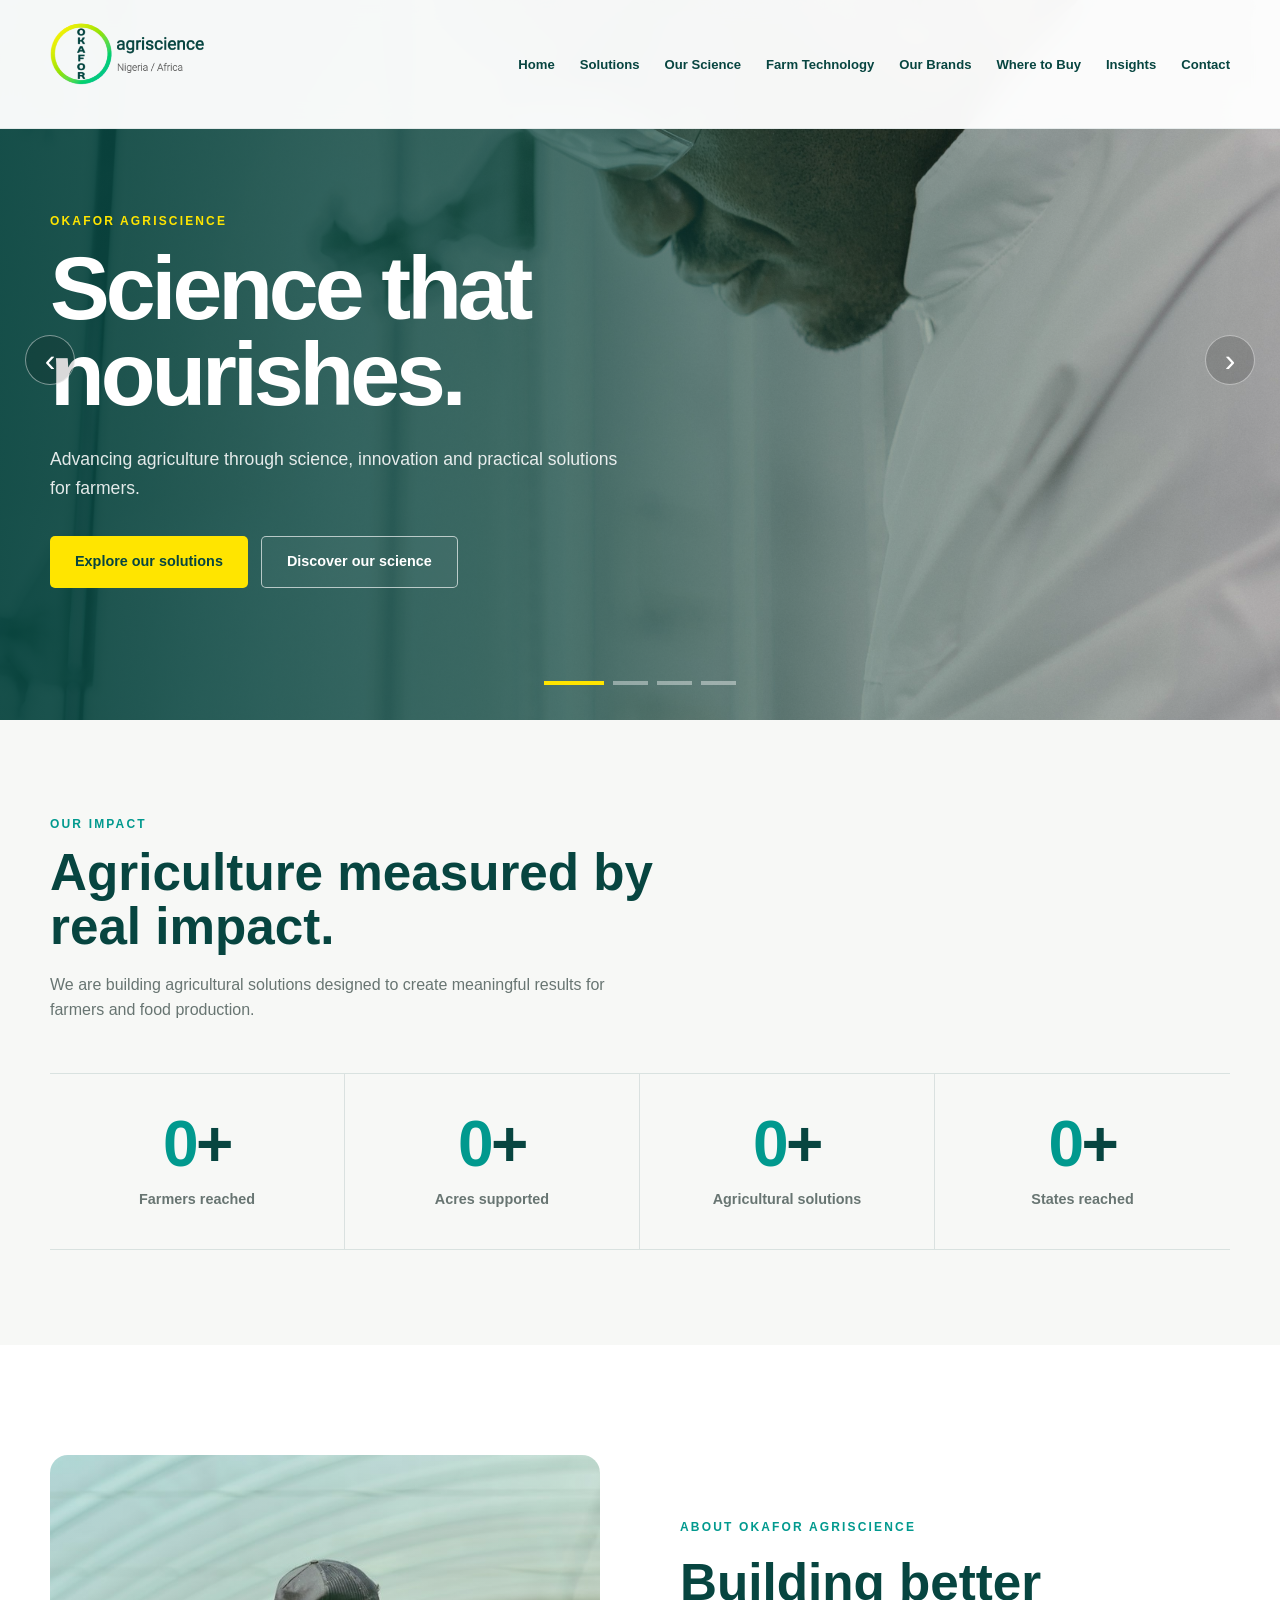
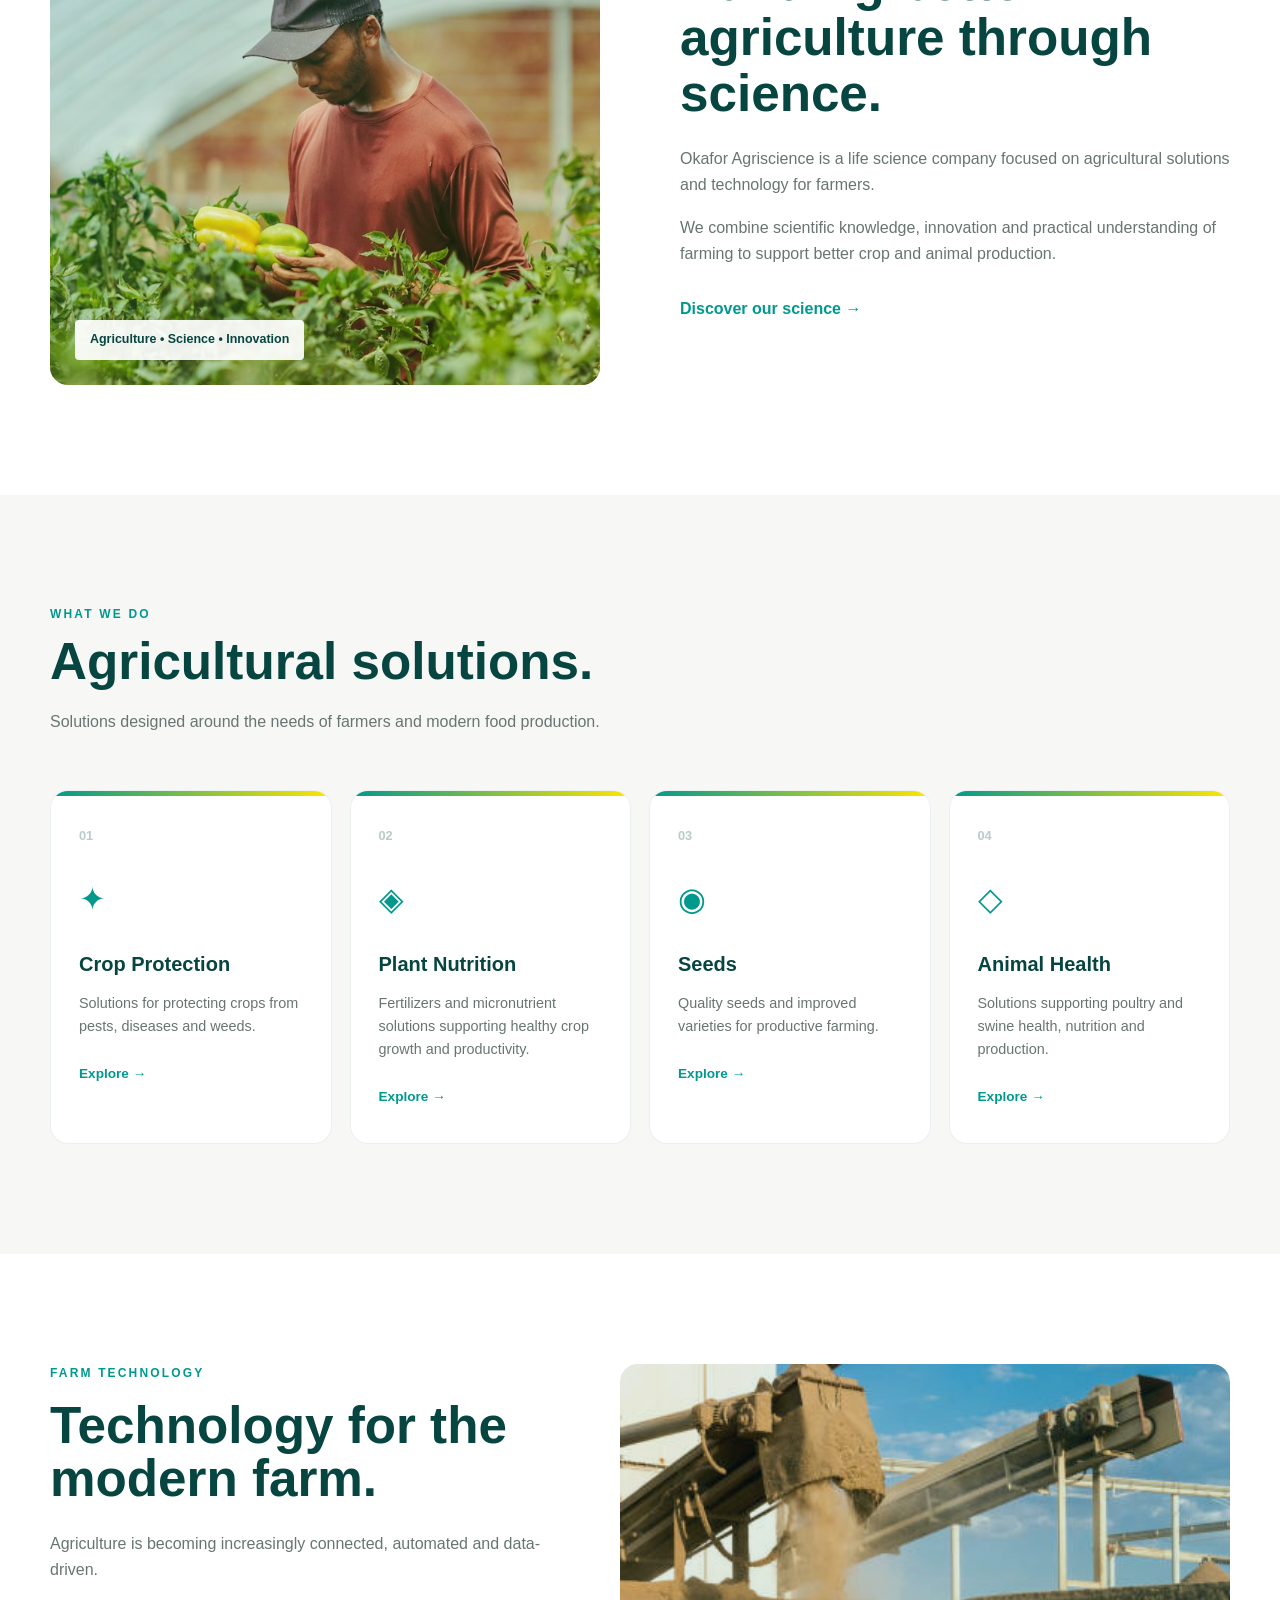
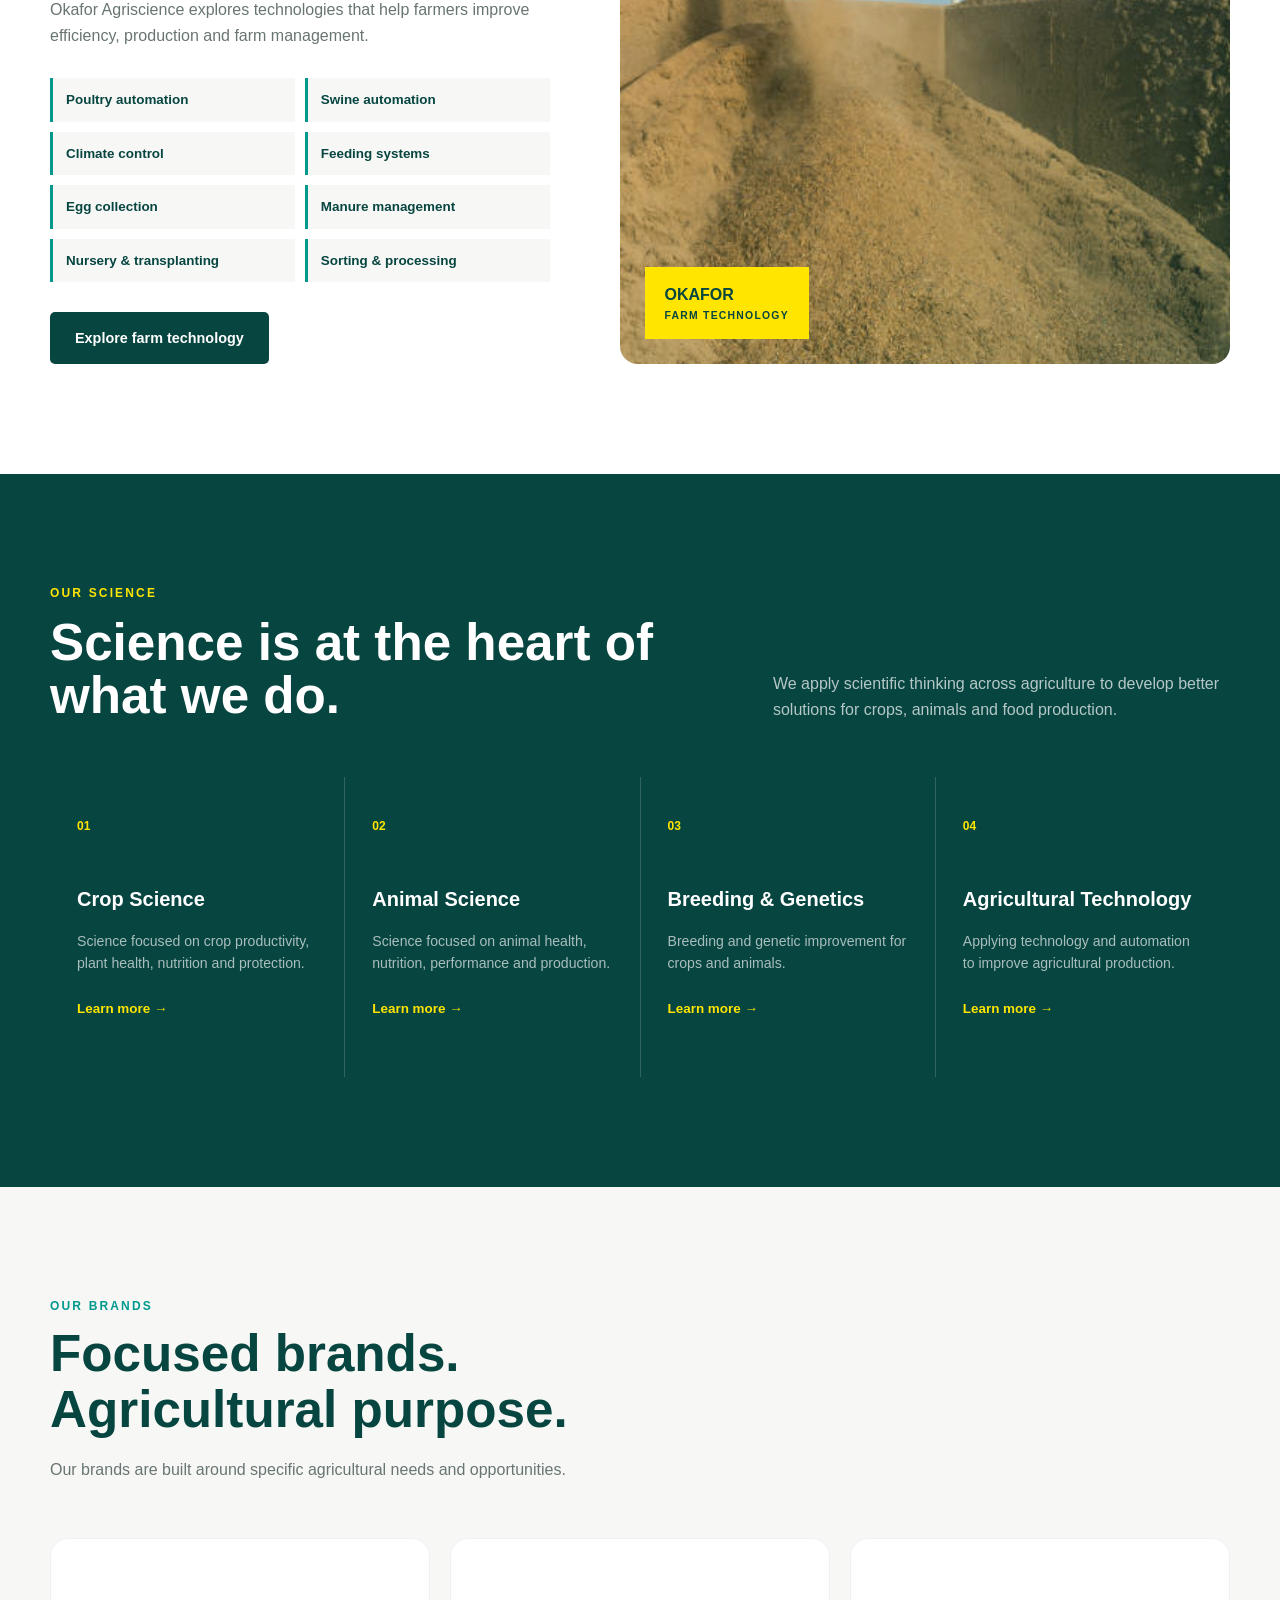
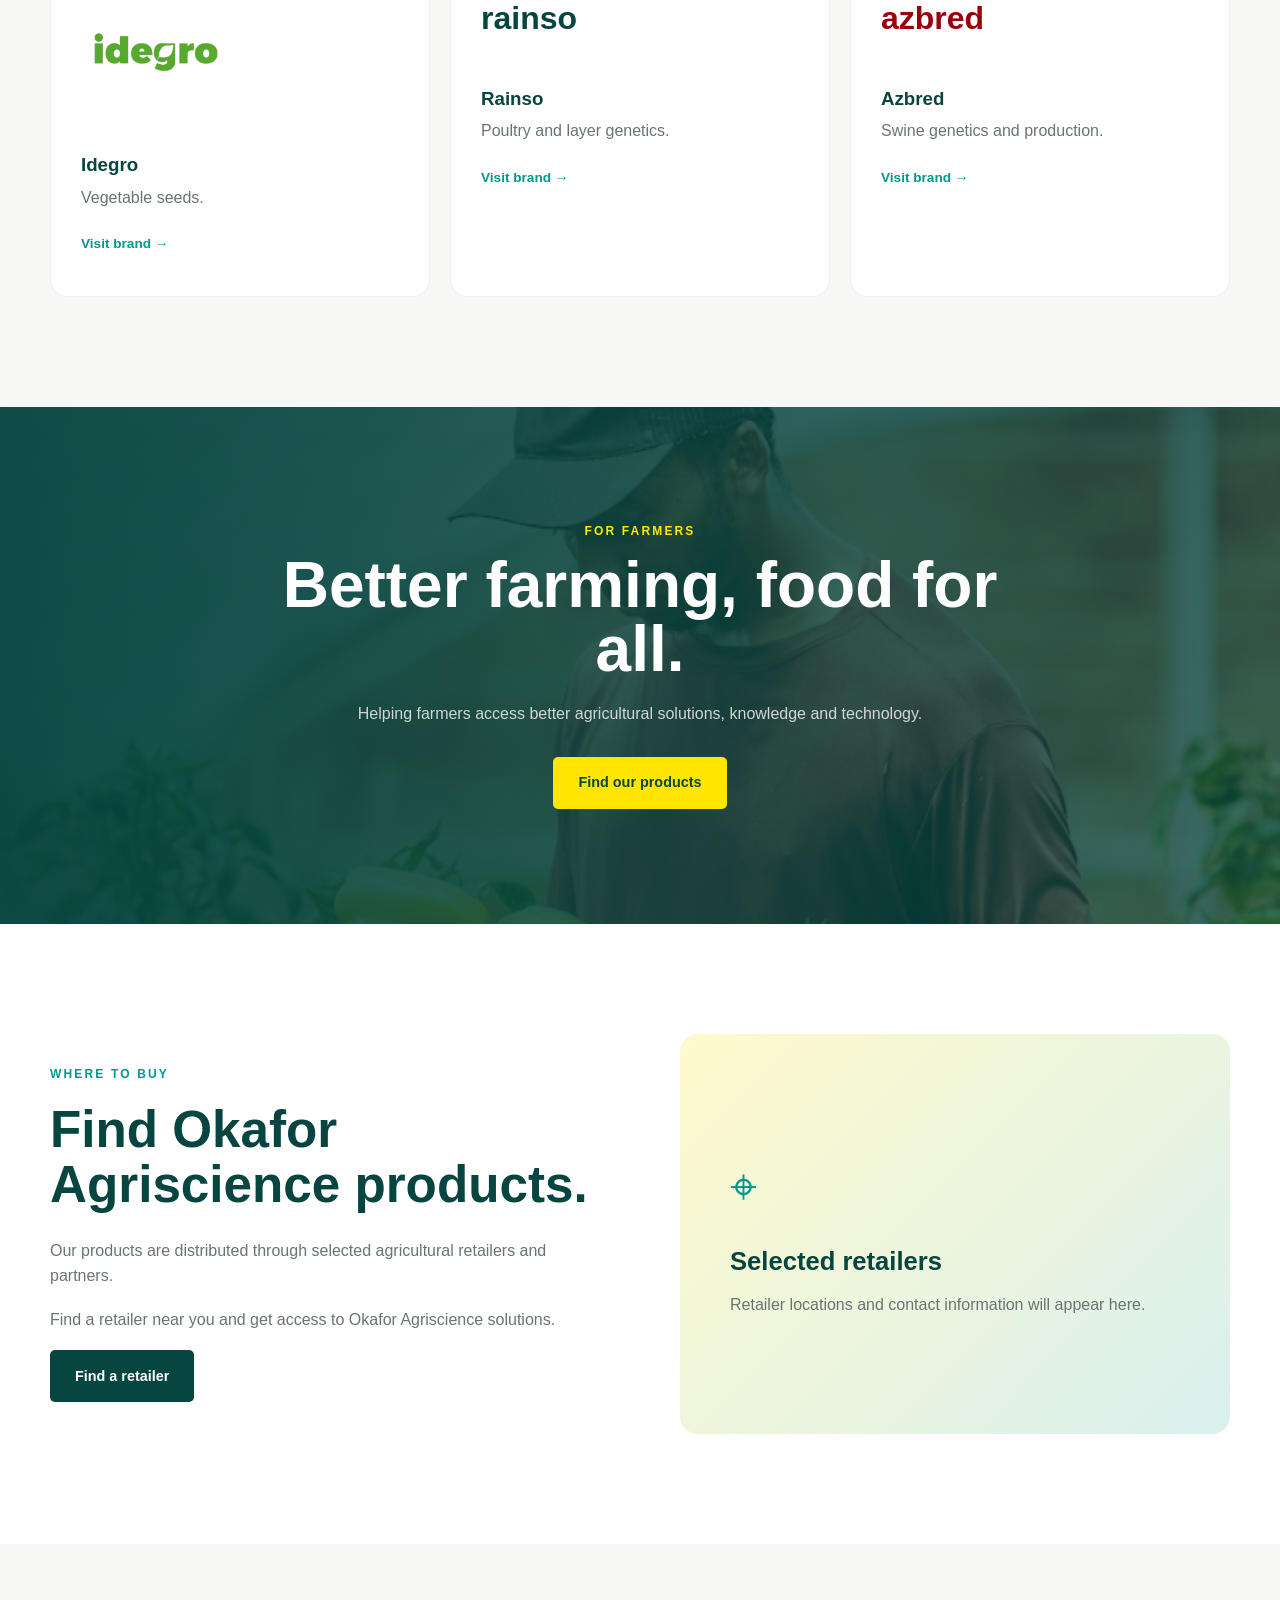
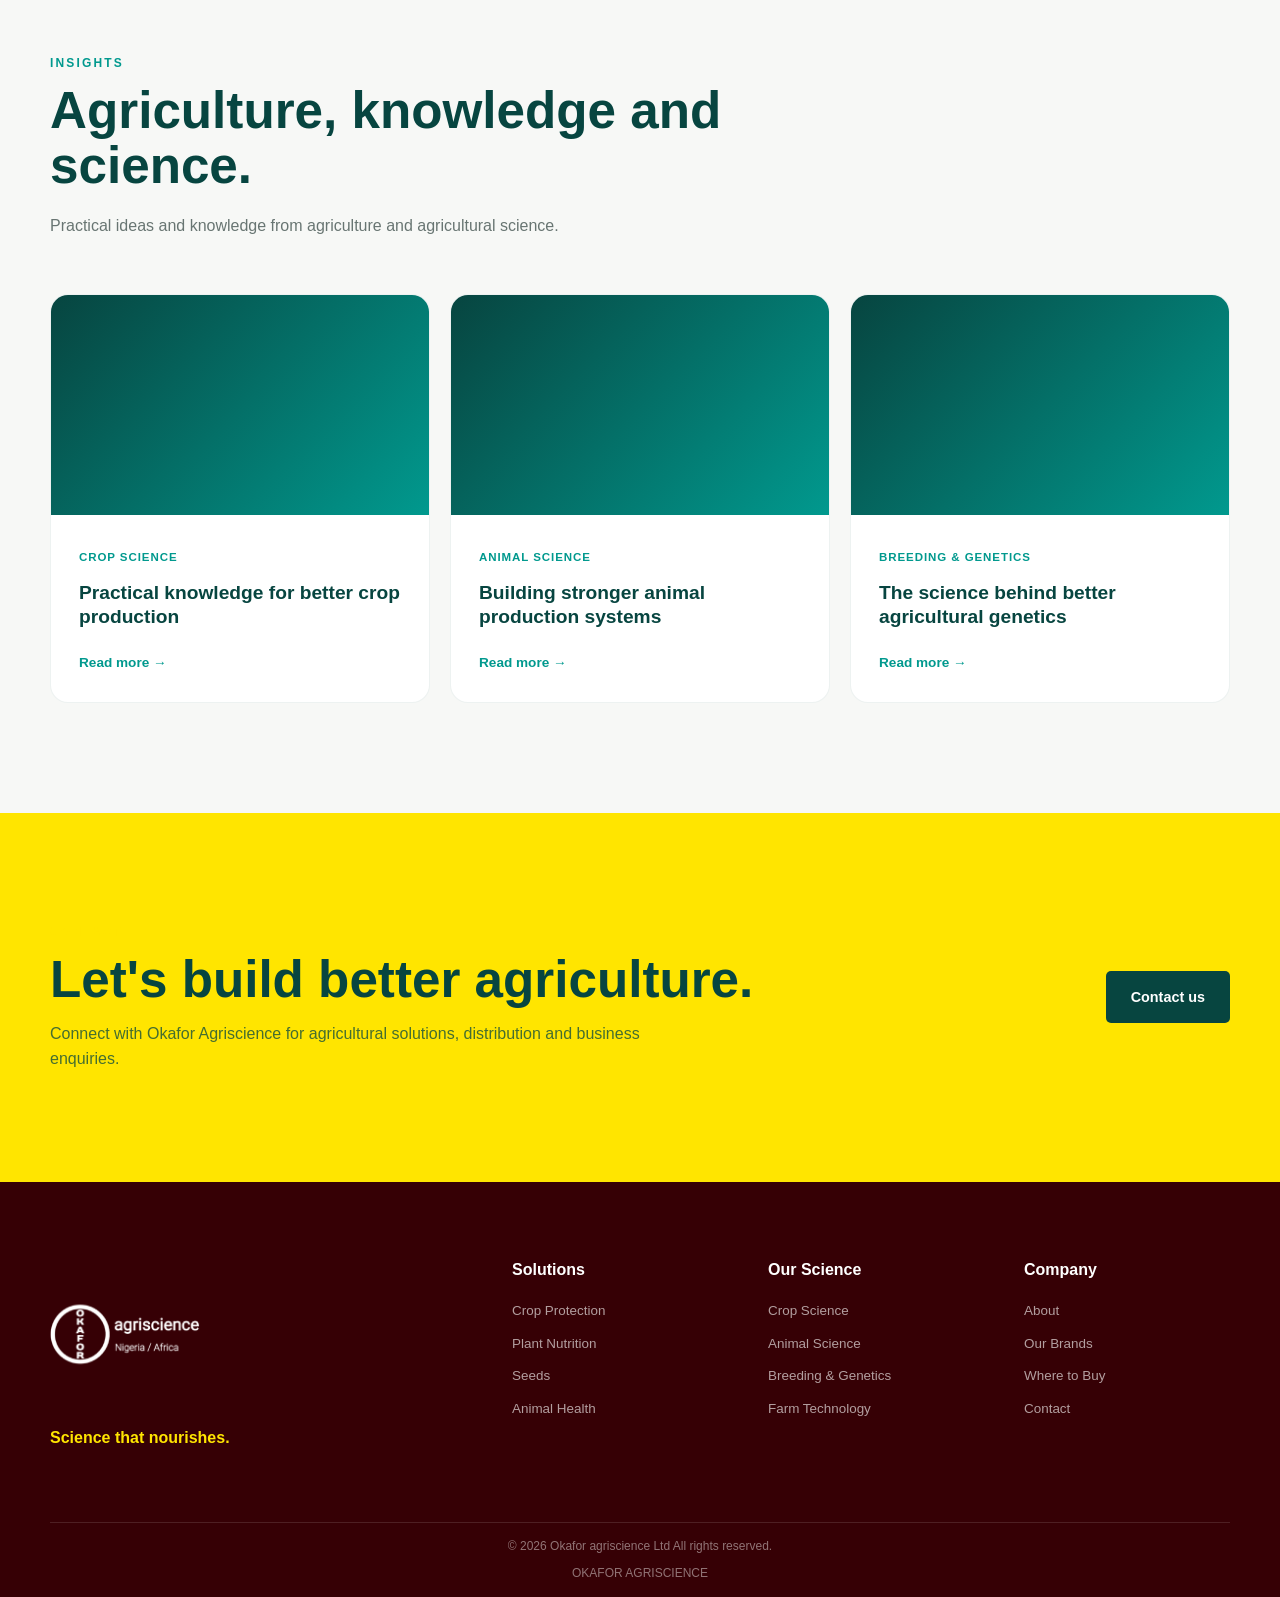
<file: index.html>
<!DOCTYPE html>
<html lang="en">
<head>
    <meta charset="UTF-8">
    <meta name="viewport" content="width=device-width, initial-scale=1.0">

    <title>Okafor Agriscience | Science that nourishes</title>

    <meta name="description"
          content="Okafor Agriscience is a science-based agriculture company focused on agricultural solutions, technology and better farming.">

    <link rel="stylesheet" href="style.css">
</head>

<body>

<!-- =========================================================
     HEADER
========================================================= -->

<header class="header">

    <div class="container nav-container">

        <a href="index.html" class="brand-logo">
            <img src="okafor-logo.png"
                 alt="Okafor Agriscience"
                 class="logo-image">
        </a>

        <nav class="nav">

            <a href="index.html">Home</a>

            <a href="solutions.html">Solutions</a>

            <a href="science.html">Our Science</a>

            <a href="farm-automation.html">
                Farm Technology
            </a>

            <a href="brands.html">Our Brands</a>

            <a href="where-to-buy.html">
                Where to Buy
            </a>

            <a href="insights.html">Insights</a>

            <a href="contact.html">Contact</a>

        </nav>

        <button class="menu-button"
                aria-label="Open navigation menu">
            ☰
        </button>

    </div>

</header>


<!-- =========================================================
     HERO CAROUSEL
========================================================= -->

<main>

<section class="hero-carousel">

    <div class="hero-slides">


        <!-- SLIDE 1 -->

        <article class="hero-slide active">

            <div class="hero-slide-image"
                 style="background-image:
                 url('scientist.jpg');">
            </div>

            <div class="hero-overlay"></div>

            <div class="container hero-content">

                <p class="eyebrow">
                    OKAFOR AGRISCIENCE
                </p>

                <h1>
                    Science that<br>
                    nourishes.
                </h1>

                <p class="hero-text">
                    Advancing agriculture through science,
                    innovation and practical solutions for
                    farmers.
                </p>

                <div class="hero-buttons">

                    <a href="solutions.html"
                       class="button button-primary">
                        Explore our solutions
                    </a>

                    <a href="science.html"
                       class="button button-outline">
                        Discover our science
                    </a>

                </div>

            </div>

        </article>


        <!-- SLIDE 2 -->

        <article class="hero-slide">

            <div class="hero-slide-image"
                 style="background-image:
                 url('farmers.jpg');">
            </div>

            <div class="hero-overlay"></div>

            <div class="container hero-content">

                <p class="eyebrow">
                    FOR FARMERS
                </p>

                <h1>
                    Better farming,<br>
                    food for all.
                </h1>

                <p class="hero-text">
                    Working with farmers to make better
                    agricultural solutions accessible,
                    practical and useful.
                </p>

                <div class="hero-buttons">

                    <a href="where-to-buy.html"
                       class="button button-primary">
                        Find our products
                    </a>

                    <a href="solutions.html"
                       class="button button-outline">
                        Explore solutions
                    </a>

                </div>

            </div>

        </article>


        <!-- SLIDE 3 -->

        <article class="hero-slide">

            <div class="hero-slide-image"
                 style="background-image:
                 url('animal-production.jpg');">
            </div>

            <div class="hero-overlay"></div>

            <div class="container hero-content">

                <p class="eyebrow">
                    ANIMAL SCIENCE
                </p>

                <h1>
                    Better health.<br>
                    Better production.
                </h1>

                <p class="hero-text">
                    Supporting poultry and swine producers
                    through animal health, nutrition,
                    genetics and science.
                </p>

                <div class="hero-buttons">

                    <a href="animal-health.html"
                       class="button button-primary">
                        Animal solutions
                    </a>

                    <a href="science.html"
                       class="button button-outline">
                        Our science
                    </a>

                </div>

            </div>

        </article>


        <!-- SLIDE 4 -->

        <article class="hero-slide">

            <div class="hero-slide-image"
                 style="background-image:
                 url('farm-automation.jpg');">
            </div>

            <div class="hero-overlay"></div>

            <div class="container hero-content">

                <p class="eyebrow">
                    FARM TECHNOLOGY
                </p>

                <h1>
                    Technology for<br>
                    the modern farm.
                </h1>

                <p class="hero-text">
                    Bringing automation and technology
                    into crop, poultry and swine production.
                </p>

                <div class="hero-buttons">

                    <a href="farm-automation.html"
                       class="button button-primary">
                        Explore farm technology
                    </a>

                    <a href="contact.html"
                       class="button button-outline">
                        Talk to us
                    </a>

                </div>

            </div>

        </article>

    </div>


    <!-- CAROUSEL CONTROLS -->

    <button class="carousel-arrow carousel-prev"
            aria-label="Previous slide">
        ‹
    </button>

    <button class="carousel-arrow carousel-next"
            aria-label="Next slide">
        ›
    </button>


    <div class="hero-indicators">

        <button class="indicator active"
                data-slide="0"
                aria-label="Slide 1">
        </button>

        <button class="indicator"
                data-slide="1"
                aria-label="Slide 2">
        </button>

        <button class="indicator"
                data-slide="2"
                aria-label="Slide 3">
        </button>

        <button class="indicator"
                data-slide="3"
                aria-label="Slide 4">
        </button>

    </div>

</section>
<!-- =========================================================
     OUR IMPACT
========================================================= -->

<section class="impact-section">

    <div class="container">

        <div class="impact-heading">

            <p class="eyebrow dark">
                OUR IMPACT
            </p>

            <h2>
                Agriculture measured
                by real impact.
            </h2>

            <p>
                We are building agricultural solutions
                designed to create meaningful results
                for farmers and food production.
            </p>

        </div>


        <div class="impact-grid">

            <div class="impact-card">

                <div class="impact-number">
                    <span class="counter" data-target="1000">0</span>+
                </div>

                <p>
                    Farmers reached
                </p>

            </div>


            <div class="impact-card">

                <div class="impact-number">
                    <span class="counter" data-target="2000">0</span>+
                </div>

                <p>
                    Acres supported
                </p>

            </div>


            <div class="impact-card">

                <div class="impact-number">
                    <span class="counter" data-target="15">0</span>+
                </div>

                <p>
                    Agricultural solutions
                </p>

            </div>


            <div class="impact-card">

                <div class="impact-number">
                    <span class="counter" data-target="5">0</span>+
                </div>

                <p>
                    States reached
                </p>

            </div>

        </div>

    </div>

</section>


<!-- =========================================================
     INTRODUCTION
========================================================= -->

<section class="intro section" id="about">

    <div class="container two-column">

        <div class="section-image agriculture-image">

            <div class="image-label">
                Agriculture • Science • Innovation
            </div>

        </div>


        <div class="section-content">

            <p class="eyebrow dark">
                ABOUT OKAFOR AGRISCIENCE
            </p>

            <h2>
                Building better agriculture
                through science.
            </h2>

            <p>
                Okafor Agriscience is a life science company
                focused on agricultural solutions and
                technology for farmers.
            </p>

            <p>
                We combine scientific knowledge,
                innovation and practical understanding
                of farming to support better crop and
                animal production.
            </p>

            <a href="science.html"
               class="text-link">
                Discover our science →
            </a>

        </div>

    </div>

</section>



<!-- =========================================================
     SOLUTIONS
========================================================= -->

<section class="solutions section"
         id="solutions">

    <div class="container">

        <div class="section-heading">

            <p class="eyebrow dark">
                WHAT WE DO
            </p>

            <h2>
                Agricultural solutions.
            </h2>

            <p>
                Solutions designed around the needs
                of farmers and modern food production.
            </p>

        </div>


        <div class="solution-grid">


            <article class="solution-card">

                <div class="card-number">
                    01
                </div>

                <div class="card-icon">
                    ✦
                </div>

                <h3>
                    Crop Protection
                </h3>

                <p>
                    Solutions for protecting crops from
                    pests, diseases and weeds.
                </p>

                <a href="crop-protection.html">
                    Explore →
                </a>

            </article>


            <article class="solution-card">

                <div class="card-number">
                    02
                </div>

                <div class="card-icon">
                    ◈
                </div>

                <h3>
                    Plant Nutrition
                </h3>

                <p>
                    Fertilizers and micronutrient solutions
                    supporting healthy crop growth and
                    productivity.
                </p>

                <a href="plant-nutrition.html">
                    Explore →
                </a>

            </article>


            <article class="solution-card">

                <div class="card-number">
                    03
                </div>

                <div class="card-icon">
                    ◉
                </div>

                <h3>
                    Seeds
                </h3>

                <p>
                    Quality seeds and improved varieties
                    for productive farming.
                </p>

                <a href="seeds.html">
                    Explore →
                </a>

            </article>


            <article class="solution-card">

                <div class="card-number">
                    04
                </div>

                <div class="card-icon">
                    ◇
                </div>

                <h3>
                    Animal Health
                </h3>

                <p>
                    Solutions supporting poultry and
                    swine health, nutrition and production.
                </p>

                <a href="animal-health.html">
                    Explore →
                </a>

            </article>


        </div>

    </div>

</section>



<!-- =========================================================
     FARM TECHNOLOGY & AUTOMATION
========================================================= -->

<section class="technology-section section"
         id="farm-technology">

    <div class="container technology-layout">


        <div class="technology-content">

            <p class="eyebrow dark">
                FARM TECHNOLOGY
            </p>

            <h2>
                Technology for the
                modern farm.
            </h2>

            <p>
                Agriculture is becoming increasingly
                connected, automated and data-driven.
            </p>

            <p>
                Okafor Agriscience explores technologies
                that help farmers improve efficiency,
                production and farm management.
            </p>


            <div class="technology-list">

                <span>
                    Poultry automation
                </span>

                <span>
                    Swine automation
                </span>

                <span>
                    Climate control
                </span>

                <span>
                    Feeding systems
                </span>

                <span>
                    Egg collection
                </span>

                <span>
                    Manure management
                </span>

                <span>
                    Nursery & transplanting
                </span>

                <span>
                    Sorting & processing
                </span>

            </div>


            <a href="farm-automation.html"
               class="button button-dark">
                Explore farm technology
            </a>

        </div>


        <div class="technology-image">

            <div class="technology-image-label">

                <span>
                    OKAFOR
                </span>

                <small>
                    FARM TECHNOLOGY
                </small>

            </div>

        </div>

    </div>

</section>



<!-- =========================================================
     OUR SCIENCE
========================================================= -->

<section class="science section"
         id="science">

    <div class="container">

        <div class="science-intro">

            <div>

                <p class="eyebrow">
                    OUR SCIENCE
                </p>

                <h2>
                    Science is at the heart
                    of what we do.
                </h2>

            </div>

            <p>
                We apply scientific thinking across
                agriculture to develop better solutions
                for crops, animals and food production.
            </p>

        </div>


        <div class="science-grid">


            <article class="science-card">

                <span>
                    01
                </span>

                <h3>
                    Crop Science
                </h3>

                <p>
                    Science focused on crop productivity,
                    plant health, nutrition and protection.
                </p>

                <a href="science.html#crop-science">
                    Learn more →
                </a>

            </article>


            <article class="science-card">

                <span>
                    02
                </span>

                <h3>
                    Animal Science
                </h3>

                <p>
                    Science focused on animal health,
                    nutrition, performance and production.
                </p>

                <a href="science.html#animal-science">
                    Learn more →
                </a>

            </article>


            <article class="science-card">

                <span>
                    03
                </span>

                <h3>
                    Breeding & Genetics
                </h3>

                <p>
                    Breeding and genetic improvement
                    for crops and animals.
                </p>

                <a href="science.html#genetics">
                    Learn more →
                </a>

            </article>


            <article class="science-card">

                <span>
                    04
                </span>

                <h3>
                    Agricultural Technology
                </h3>

                <p>
                    Applying technology and automation
                    to improve agricultural production.
                </p>

                <a href="science.html#technology">
                    Learn more →
                </a>

            </article>


        </div>

    </div>

</section>



<!-- =========================================================
     BRANDS
========================================================= -->

<section class="brands section"
         id="brands">

    <div class="container">

        <div class="section-heading">

            <p class="eyebrow dark">
                OUR BRANDS
            </p>

            <h2>
                Focused brands.
                Agricultural purpose.
            </h2>

            <p>
                Our brands are built around specific
                agricultural needs and opportunities.
            </p>

        </div>


        <div class="brand-grid">


            <article class="brand-card">

                <div class="brand-logo idegro">
    <img src="idegro-logo.png" alt="Idegro Seeds">
</div>

<h3>
    Idegro
</h3>

<p>
    Vegetable seeds.
</p>

<a href="idegro.html">Visit brand →</a>
                </a>

            </article>


            <article class="brand-card">

                <div class="brand-logo rainso">
                    rainso
                </div>

                <h3>
                    Rainso
                </h3>

                <p>
                    Poultry and layer genetics.
                </p>

                <a href="brands.html#rainso">
                    Visit brand →
                </a>

            </article>


            <article class="brand-card">

                <div class="brand-logo azbred">
                    azbred
                </div>

                <h3>
                    Azbred
                </h3>

                <p>
                    Swine genetics and production.
                </p>

                <a href="brands.html#azbred">
                    Visit brand →
                </a>

            </article>


        </div>

    </div>

</section>



<!-- =========================================================
     FARMERS CTA
========================================================= -->

<section class="farmer-banner">

    <div class="container farmer-content">

        <p class="eyebrow">
            FOR FARMERS
        </p>

        <h2>
            Better farming,
            food for all.
        </h2>

        <p>
            Helping farmers access better agricultural
            solutions, knowledge and technology.
        </p>

        <a href="where-to-buy.html"
           class="button button-primary">
            Find our products
        </a>

    </div>

</section>



<!-- =========================================================
     WHERE TO BUY
========================================================= -->

<section class="where-to-buy section"
         id="where-to-buy">

    <div class="container two-column">


        <div class="section-content">

            <p class="eyebrow dark">
                WHERE TO BUY
            </p>

            <h2>
                Find Okafor Agriscience products.
            </h2>

            <p>
                Our products are distributed through
                selected agricultural retailers and
                partners.
            </p>

            <p>
                Find a retailer near you and get access
                to Okafor Agriscience solutions.
            </p>

            <a href="where-to-buy.html"
               class="button button-dark">
                Find a retailer
            </a>

        </div>


        <div class="retailer-box">

            <div>

                <span class="retailer-icon">
                    ⌖
                </span>

                <h3>
                    Selected retailers
                </h3>

                <p>
                    Retailer locations and contact
                    information will appear here.
                </p>

            </div>

        </div>

    </div>

</section>



<!-- =========================================================
     INSIGHTS
========================================================= -->

<section class="insights section"
         id="insights">

    <div class="container">

        <div class="section-heading">

            <p class="eyebrow dark">
                INSIGHTS
            </p>

            <h2>
                Agriculture, knowledge
                and science.
            </h2>

            <p>
                Practical ideas and knowledge from
                agriculture and agricultural science.
            </p>

        </div>


        <div class="insight-grid">


            <article class="insight-card">

                <div class="insight-image">
                </div>

                <div class="insight-content">

                    <span>
                        Crop Science
                    </span>

                    <h3>
                        Practical knowledge for
                        better crop production
                    </h3>

                    <a href="insights.html">
                        Read more →
                    </a>

                </div>

            </article>


            <article class="insight-card">

                <div class="insight-image">
                </div>

                <div class="insight-content">

                    <span>
                        Animal Science
                    </span>

                    <h3>
                        Building stronger animal
                        production systems
                    </h3>

                    <a href="insights.html">
                        Read more →
                    </a>

                </div>

            </article>


            <article class="insight-card">

                <div class="insight-image">
                </div>

                <div class="insight-content">

                    <span>
                        Breeding & Genetics
                    </span>

                    <h3>
                        The science behind better
                        agricultural genetics
                    </h3>

                    <a href="insights.html">
                        Read more →
                    </a>

                </div>

            </article>


        </div>

    </div>

</section>



<!-- =========================================================
     CONTACT
========================================================= -->

<section class="contact section"
         id="contact">

    <div class="container contact-box">

        <div>

            <p class="eyebrow">
                CONTACT
            </p>

            <h2>
                Let's build better agriculture.
            </h2>

            <p>
                Connect with Okafor Agriscience for
                agricultural solutions, distribution
                and business enquiries.
            </p>

        </div>


        <a href="contact.html"
           class="button button-primary">
            Contact us
        </a>

    </div>

</section>

</main>



<!-- =========================================================
     FOOTER
========================================================= -->

<footer class="footer">

    <div class="container footer-grid">


        <div class="footer-brand">

            <img src="okafor-logo.png"
                 alt="Okafor Agriscience"
                 class="footer-logo-image">

            <p class="footer-motto">
                Science that nourishes.
            </p>

            <p class="footer-company">
    
            </p>

        </div>


        <div>

            <h4>
                Solutions
            </h4>

            <a href="crop-protection.html">
                Crop Protection
            </a>

            <a href="plant-nutrition.html">
                Plant Nutrition
            </a>

            <a href="seeds.html">
                Seeds
            </a>

            <a href="animal-health.html">
                Animal Health
            </a>

        </div>


        <div>

            <h4>
                Our Science
            </h4>

            <a href="science.html#crop-science">
                Crop Science
            </a>

            <a href="science.html#animal-science">
                Animal Science
            </a>

            <a href="science.html#genetics">
                Breeding & Genetics
            </a>

            <a href="farm-automation.html">
                Farm Technology
            </a>

        </div>


        <div>

            <h4>
                Company
            </h4>

            <a href="about.html">
                About
            </a>

            <a href="brands.html">
                Our Brands
            </a>

            <a href="where-to-buy.html">
                Where to Buy
            </a>

            <a href="contact.html">
                Contact
            </a>

        </div>


    </div>


    <div class="container footer-bottom">

        <p>
            © 2026  Okafor agriscience Ltd
            All rights reserved.
        </p>

        <p>
            OKAFOR AGRISCIENCE
        </p>

    </div>

</footer>



<!-- =========================================================
     JAVASCRIPT
========================================================= -->

<script src="script.js"></script>

</body>
</html>
</file>
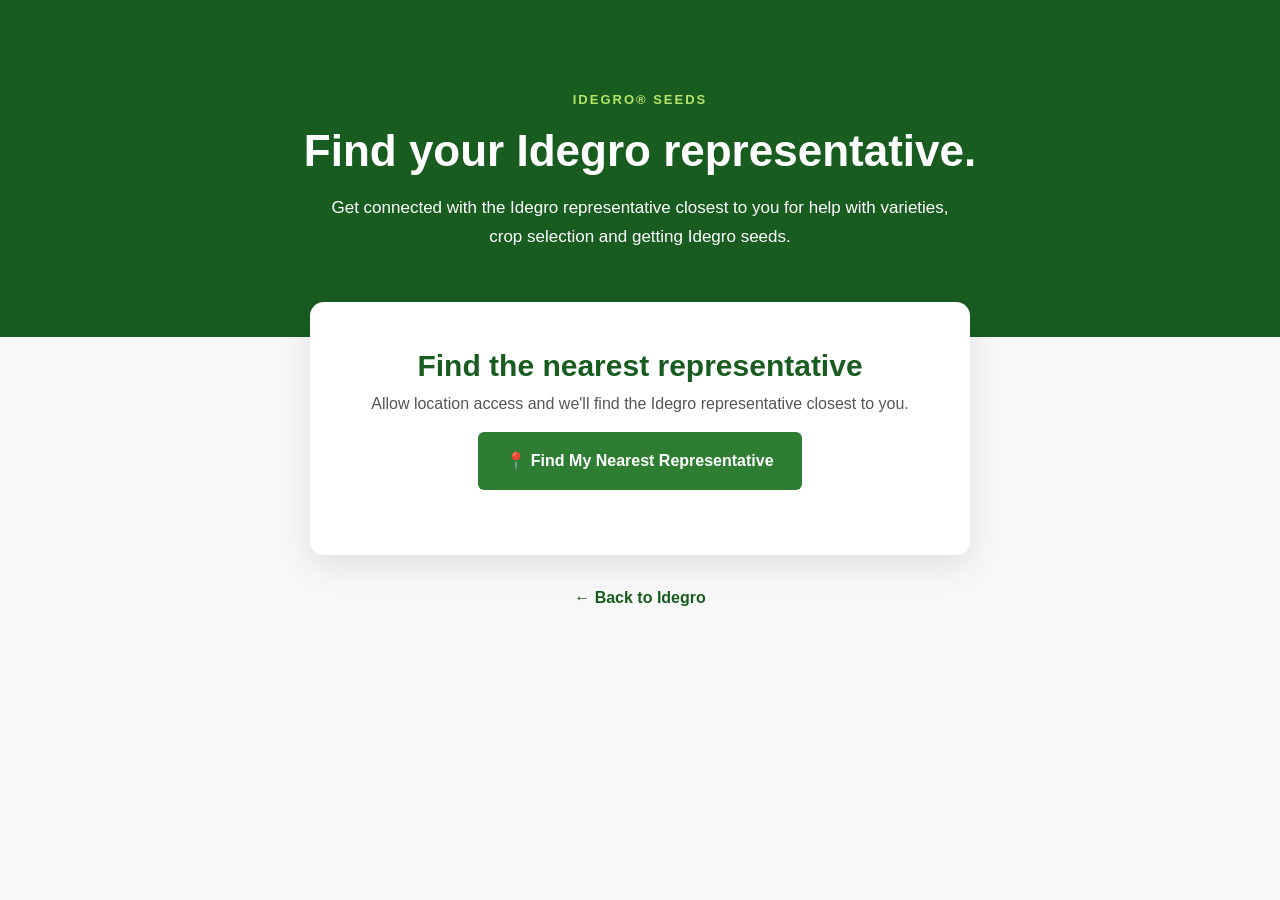
<file: representatives.html>
<!DOCTYPE html>
<html lang="en">

<head>

  <meta charset="UTF-8">

  <meta
    name="viewport"
    content="width=device-width, initial-scale=1.0"
  >

  <title>Find Your Idegro Representative | Idegro Seeds</title>

  <link
    rel="stylesheet"
    href="style.css"
  >

  <style>

    /* =========================
       IDEGRO REPRESENTATIVE PAGE
    ========================= */

    :root {
      --idegro-green: #2E7D32;
      --idegro-dark-green: #185C20;
      --idegro-light-green: #EAF5EA;
    }


    .rep-page {
      min-height: 100vh;
      background: #f7f8f7;
      padding-bottom: 80px;
    }


    /* =========================
       HERO
    ========================= */

    .rep-hero {
      background: var(--idegro-dark-green);
      color: white;
      padding: 90px 20px 85px;
      text-align: center;
    }


    .rep-hero .label {
      color: #B7E36B;
      font-size: 13px;
      font-weight: 700;
      letter-spacing: 2px;
      margin-bottom: 15px;
    }


    .rep-hero h1 {
      font-size: 44px;
      line-height: 1.15;
      margin: 0 auto 18px;
      max-width: 750px;
    }


    .rep-hero p {
      max-width: 650px;
      margin: 0 auto;
      line-height: 1.7;
      font-size: 17px;
    }


    /* =========================
       FINDER
    ========================= */

    .rep-finder {
      max-width: 700px;
      margin: -35px auto 0;
      position: relative;
      padding: 0 20px;
    }


    .finder-card {
      background: white;
      padding: 40px 30px;
      border-radius: 14px;
      box-shadow: 0 10px 35px rgba(0,0,0,0.10);
      text-align: center;
    }


    .finder-card h2 {
      color: var(--idegro-dark-green);
      margin-top: 0;
      font-size: 30px;
    }


    .finder-card p {
      color: #555;
      line-height: 1.7;
    }


    /* =========================
       LOCATION BUTTON
    ========================= */

    .location-button {
      display: inline-block;
      margin-top: 15px;
      padding: 16px 28px;
      border: none;
      border-radius: 6px;
      background: var(--idegro-green);
      color: white;
      font-size: 16px;
      font-weight: 700;
      cursor: pointer;
      transition: 0.3s ease;
    }


    .location-button:hover {
      background: var(--idegro-dark-green);
    }


    .location-button:disabled {
      opacity: 0.65;
      cursor: wait;
    }


    /* =========================
       STATUS
    ========================= */

    #locationStatus {
      margin-top: 22px;
      color: #555;
      font-size: 14px;
      line-height: 1.6;
    }


    /* =========================
       RESULT
    ========================= */

    #representativeResult {
      margin-top: 25px;
    }


    .rep-result-card {
      background: var(--idegro-light-green);
      border-radius: 10px;
      padding: 25px;
      text-align: left;
      border-left: 5px solid var(--idegro-green);
    }


    .rep-result-card .nearest {
      color: var(--idegro-green);
      font-size: 13px;
      font-weight: 700;
      letter-spacing: 1px;
      text-transform: uppercase;
    }


    .rep-result-card h3 {
      color: var(--idegro-dark-green);
      font-size: 26px;
      margin: 8px 0 18px;
    }


    .rep-result-card p {
      margin: 8px 0;
    }


    .rep-distance {
      color: var(--idegro-green) !important;
      font-weight: 700;
    }


    /* =========================
       CALL BUTTON
    ========================= */

    .call-rep {
      display: inline-block;
      margin-top: 18px;
      padding: 12px 20px;
      background: var(--idegro-green);
      color: white;
      text-decoration: none;
      border-radius: 5px;
      font-weight: 700;
    }


    .call-rep:hover {
      background: var(--idegro-dark-green);
    }


    /* =========================
       BACK LINK
    ========================= */

    .back-link {
      display: inline-block;
      margin-top: 30px;
      color: var(--idegro-dark-green);
      text-decoration: none;
      font-weight: 700;
    }


    /* =========================
       MOBILE
    ========================= */

    @media (max-width: 600px) {

      .rep-hero {
        padding: 65px 20px 70px;
      }


      .rep-hero h1 {
        font-size: 32px;
      }


      .rep-hero p {
        font-size: 15px;
      }


      .finder-card {
        padding: 30px 20px;
      }


      .finder-card h2 {
        font-size: 26px;
      }


      .location-button {
        width: 100%;
      }

    }

  </style>

</head>


<body>


  <main class="rep-page">


    <!-- =========================
         HERO
    ========================= -->

    <section class="rep-hero">

      <div class="label">
        IDEGRO® SEEDS
      </div>

      <h1>
        Find your Idegro representative.
      </h1>

      <p>
        Get connected with the Idegro representative
        closest to you for help with varieties,
        crop selection and getting Idegro seeds.
      </p>

    </section>



    <!-- =========================
         LOCATION FINDER
    ========================= -->

    <section class="rep-finder">

      <div class="finder-card">

        <h2>
          Find the nearest representative
        </h2>

        <p>
          Allow location access and we'll find the
          Idegro representative closest to you.
        </p>


        <button
          id="findRepBtn"
          class="location-button"
        >
          📍 Find My Nearest Representative
        </button>


        <div id="locationStatus"></div>


        <div id="representativeResult"></div>

      </div>


      <div style="text-align:center;">

        <a
          href="idegro.html"
          class="back-link"
        >
          ← Back to Idegro
        </a>

      </div>

    </section>


  </main>



  <!-- =========================
       JAVASCRIPT
  ========================= -->

  <script>


    /* =========================================
       IDEGRO REPRESENTATIVES

       ADD NEW REPRESENTATIVES HERE LATER
    ========================================= */

    const representatives = [

      {
        name: "Mr. Yakubu",
        location: "Onitsha, Anambra State",
        phone: "+2348147874370",
        latitude: 6.1498,
        longitude: 6.7857
      }

      /*
      Add another representative like this:

      ,{
        name: "Representative Name",
        location: "Awka, Anambra State",
        phone: "+234XXXXXXXXXX",
        latitude: 6.2100,
        longitude: 7.0700
      }

      */

    ];



    /* =========================================
       CALCULATE DISTANCE
    ========================================= */

    function calculateDistance(
      lat1,
      lon1,
      lat2,
      lon2
    ) {

      const earthRadius = 6371;

      const dLat =
        (lat2 - lat1) * Math.PI / 180;

      const dLon =
        (lon2 - lon1) * Math.PI / 180;


      const a =
        Math.sin(dLat / 2) *
        Math.sin(dLat / 2) +

        Math.cos(lat1 * Math.PI / 180) *
        Math.cos(lat2 * Math.PI / 180) *

        Math.sin(dLon / 2) *
        Math.sin(dLon / 2);


      const c =
        2 *
        Math.atan2(
          Math.sqrt(a),
          Math.sqrt(1 - a)
        );


      return earthRadius * c;

    }



    /* =========================================
       FIND CLOSEST REPRESENTATIVE
    ========================================= */

    function findNearestRepresentative(
      userLatitude,
      userLongitude
    ) {

      let nearestRepresentative = null;

      let shortestDistance = Infinity;


      representatives.forEach(function(rep) {

        const distance =
          calculateDistance(
            userLatitude,
            userLongitude,
            rep.latitude,
            rep.longitude
          );


        if (distance < shortestDistance) {

          shortestDistance = distance;

          nearestRepresentative = rep;

        }

      });


      return {
        representative: nearestRepresentative,
        distance: shortestDistance
      };

    }



    /* =========================================
       PAGE ELEMENTS
    ========================================= */

    const findRepBtn =
      document.getElementById("findRepBtn");

    const locationStatus =
      document.getElementById("locationStatus");

    const representativeResult =
      document.getElementById(
        "representativeResult"
      );



    /* =========================================
       FIND REPRESENTATIVE
    ========================================= */

    findRepBtn.addEventListener(
      "click",
      function() {


        /* Check browser support */

        if (!navigator.geolocation) {

          locationStatus.textContent =
            "Location services are not supported by your browser.";

          return;

        }


        /* Loading */

        findRepBtn.disabled = true;

        findRepBtn.textContent =
          "Finding your location...";

        locationStatus.textContent =
          "Please allow location access when your browser asks.";

        representativeResult.innerHTML = "";



        /* =====================================
           GET USER LOCATION
        ===================================== */

        navigator.geolocation.getCurrentPosition(

          function(position) {


            const userLatitude =
              position.coords.latitude;

            const userLongitude =
              position.coords.longitude;


            /* Find closest representative */

            const result =
              findNearestRepresentative(
                userLatitude,
                userLongitude
              );


            const rep =
              result.representative;

            const distance =
              result.distance;


            /* No representatives */

            if (!rep) {

              locationStatus.textContent =
                "There are currently no representatives available in our system.";

              findRepBtn.disabled = false;

              findRepBtn.textContent =
                "📍 Find My Nearest Representative";

              return;

            }


            /* =================================
               SHOW RESULT
            ================================= */

            locationStatus.textContent =
              "We found the Idegro representative closest to you.";


            representativeResult.innerHTML = `

              <div class="rep-result-card">

                <div class="nearest">
                  Your nearest representative
                </div>

                <h3>
                  ${rep.name}
                </h3>

                <p>
                  <strong>Location:</strong>
                  ${rep.location}
                </p>

                <p class="rep-distance">
                  About ${distance.toFixed(1)} km
                  from your location
                </p>

                <a
                  href="tel:${rep.phone}"
                  class="call-rep"
                >
                  📞 Call ${rep.name}
                </a>

              </div>

            `;


            /* Reset button */

            findRepBtn.disabled = false;

            findRepBtn.textContent =
              "📍 Find My Nearest Representative";

          },


          /* =====================================
             LOCATION ERROR
          ===================================== */

          function(error) {

            findRepBtn.disabled = false;

            findRepBtn.textContent =
              "📍 Find My Nearest Representative";


            if (error.code === 1) {

              locationStatus.textContent =
                "Location access was denied. Please allow location permission in your browser and try again.";

            }

            else if (error.code === 2) {

              locationStatus.textContent =
                "We couldn't determine your location. Please make sure your phone's Location/GPS is turned on and try again.";

            }

            else if (error.code === 3) {

              locationStatus.textContent =
                "Finding your location took too long. Please make sure GPS/Location is turned on and try again.";

            }

            else {

              locationStatus.textContent =
                "Something went wrong while finding your location. Please try again.";

            }

          },


          /* =====================================
             LOCATION SETTINGS
          ===================================== */

          {
            enableHighAccuracy: false,
            timeout: 20000,
            maximumAge: 300000
          }

        );

      }

    );

  </script>


</body>

</html>
</file>
<file: style.css>
/* =========================================================
   OKAFOR AGRISCIENCE
   Main Website Styles
========================================================= */

:root {
    --yellow: #FFE500;
    --teal: #01998E;
    --dark-teal: #074540;
    --red: #99010C;
    --dark-red: #360005;

    --white: #ffffff;
    --off-white: #f7f8f6;
    --light-grey: #eef1ef;
    --text: #243331;
    --muted: #687572;

    --container: 1180px;
    --radius: 18px;
    --shadow: 0 18px 50px rgba(7, 69, 64, 0.10);
}


/* =========================================================
   RESET
========================================================= */

* {
    margin: 0;
    padding: 0;
    box-sizing: border-box;
}

html {
    scroll-behavior: smooth;
}

body {
    font-family:
        Arial,
        Helvetica,
        sans-serif;

    background: var(--white);
    color: var(--text);
    line-height: 1.6;
}

img {
    max-width: 100%;
    display: block;
}

a {
    color: inherit;
    text-decoration: none;
}

button {
    font: inherit;
}


/* =========================================================
   GENERAL
========================================================= */

.container {
    width: min(
        calc(100% - 40px),
        var(--container)
    );

    margin: 0 auto;
}

.section {
    padding: 110px 0;
}

.section-heading {
    max-width: 700px;
    margin-bottom: 55px;
}

.section-heading h2 {
    font-size: clamp(2rem, 4vw, 3.5rem);
    line-height: 1.08;
    color: var(--dark-teal);
    margin: 10px 0 20px;
}

.section-heading p:last-child {
    color: var(--muted);
    max-width: 650px;
}

.eyebrow {
    color: var(--yellow);
    font-size: 0.75rem;
    font-weight: 800;
    letter-spacing: 0.18em;
    text-transform: uppercase;
}

.eyebrow.dark {
    color: var(--teal);
}

h1,
h2,
h3,
h4 {
    font-weight: 750;
}


/* =========================================================
   BUTTONS
========================================================= */

.button {
    display: inline-flex;
    align-items: center;
    justify-content: center;

    min-height: 52px;
    padding: 0 25px;

    border-radius: 5px;

    font-size: 0.9rem;
    font-weight: 700;

    transition:
        transform 0.25s ease,
        background 0.25s ease,
        color 0.25s ease,
        border-color 0.25s ease;
}

.button:hover {
    transform: translateY(-3px);
}

.button-primary {
    background: var(--yellow);
    color: var(--dark-teal);
}

.button-primary:hover {
    background: var(--white);
}

.button-outline {
    color: var(--white);
    border: 1px solid rgba(255,255,255,0.65);
    background: rgba(255,255,255,0.04);
}

.button-outline:hover {
    background: var(--white);
    color: var(--dark-teal);
}

.button-dark {
    background: var(--dark-teal);
    color: var(--white);
}

.button-dark:hover {
    background: var(--teal);
}


/* =========================================================
   HEADER
========================================================= */

.header {
    position: fixed;
    top: 0;
    left: 0;
    width: 100%;

    z-index: 1000;

    background: rgba(255,255,255,0.96);

    border-bottom: 1px solid rgba(7,69,64,0.08);

    backdrop-filter: blur(12px);
}

.nav-container {
    min-height: 82px;

    display: flex;
    align-items: center;
    justify-content: space-between;

    gap: 30px;
}

.brand-logo {
    display: flex;
    align-items: center;
    flex-shrink: 0;
}

.logo-image {
    width: 155px;
    height: auto;
    object-fit: contain;
}

.nav {
    display: flex;
    align-items: center;
    gap: 25px;
}

.nav a {
    position: relative;

    font-size: 0.82rem;
    font-weight: 700;

    color: var(--dark-teal);

    padding: 8px 0;
}

.nav a::after {
    content: "";

    position: absolute;
    left: 0;
    bottom: 0;

    width: 0;
    height: 2px;

    background: var(--teal);

    transition: width 0.25s ease;
}

.nav a:hover::after {
    width: 100%;
}

.menu-button {
    display: none;

    border: none;
    background: none;

    font-size: 1.7rem;
    color: var(--dark-teal);

    cursor: pointer;
}


/* =========================================================
   HERO CAROUSEL
========================================================= */

.hero-carousel {
    position: relative;
    height: 720px;
    min-height: 650px;

    overflow: hidden;

    background: var(--dark-teal);
}

.hero-slides {
    position: relative;
    width: 100%;
    height: 100%;
}

.hero-slide {
    position: absolute;
    inset: 0;

    opacity: 0;
    visibility: hidden;

    transition:
        opacity 0.9s ease,
        visibility 0.9s ease;
}

.hero-slide.active {
    opacity: 1;
    visibility: visible;
}

.hero-slide-image {
    position: absolute;
    inset: 0;

    background-position: center;
    background-size: cover;
    background-repeat: no-repeat;

    transform: scale(1.03);

    transition:
        transform 6s ease;
}

.hero-slide.active .hero-slide-image {
    transform: scale(1);
}

.hero-overlay {
    position: absolute;
    inset: 0;

    background:
        linear-gradient(
            90deg,
            rgba(7,69,64,0.93) 0%,
            rgba(7,69,64,0.76) 38%,
            rgba(7,69,64,0.30) 72%,
            rgba(7,69,64,0.08) 100%
        );
}

.hero-content {
    position: relative;
    z-index: 5;

    height: 100%;

    display: flex;
    flex-direction: column;
    justify-content: center;

    padding-top: 80px;

    max-width: 1180px;
}

.hero-content h1 {
    color: var(--white);

    font-size: clamp(
        3.2rem,
        7vw,
        6.5rem
    );

    line-height: 0.96;

    letter-spacing: -0.045em;

    max-width: 850px;

    margin: 14px 0 28px;
}

.hero-text {
    color: rgba(255,255,255,0.88);

    max-width: 570px;

    font-size: 1.1rem;

    margin-bottom: 34px;
}

.hero-buttons {
    display: flex;
    flex-wrap: wrap;
    gap: 13px;
}

.carousel-arrow {
    position: absolute;

    top: 50%;

    z-index: 10;

    transform: translateY(-50%);

    width: 50px;
    height: 50px;

    border-radius: 50%;

    border: 1px solid rgba(255,255,255,0.45);

    background: rgba(0,0,0,0.15);

    color: var(--white);

    cursor: pointer;

    font-size: 2rem;
    line-height: 1;

    transition:
        background 0.25s ease,
        transform 0.25s ease;
}

.carousel-arrow:hover {
    background: var(--teal);

    transform:
        translateY(-50%)
        scale(1.05);
}

.carousel-prev {
    left: 25px;
}

.carousel-next {
    right: 25px;
}

.hero-indicators {
    position: absolute;

    z-index: 10;

    left: 50%;
    bottom: 35px;

    transform: translateX(-50%);

    display: flex;
    gap: 9px;
}

.indicator {
    width: 35px;
    height: 4px;

    border: none;

    background: rgba(255,255,255,0.4);

    cursor: pointer;

    transition:
        background 0.25s ease,
        width 0.25s ease;
}

.indicator.active {
    width: 60px;
    background: var(--yellow);
}


/* =========================================================
   INTRO
========================================================= */

.intro {
    background: var(--white);
}

.two-column {
    display: grid;

    grid-template-columns:
        minmax(0, 1fr)
        minmax(0, 1fr);

    gap: 80px;

    align-items: center;
}

.section-image {
    min-height: 530px;

    border-radius: var(--radius);

    position: relative;

    overflow: hidden;
}

.agriculture-image {
    background:
        linear-gradient(
            145deg,
            rgba(1,153,142,0.2),
            rgba(255,229,0,0.1)
        ),
        url("farmers.jpg")
        center / cover no-repeat;
}

.image-label {
    position: absolute;

    bottom: 25px;
    left: 25px;

    padding: 10px 15px;

    background: rgba(255,255,255,0.92);

    color: var(--dark-teal);

    font-size: 0.78rem;
    font-weight: 700;

    border-radius: 4px;
}

.section-content h2 {
    font-size: clamp(2rem, 4vw, 3.4rem);

    line-height: 1.08;

    color: var(--dark-teal);

    margin: 12px 0 25px;
}

.section-content p {
    color: var(--muted);

    margin-bottom: 18px;

    max-width: 600px;
}

.text-link {
    display: inline-block;

    margin-top: 12px;

    color: var(--teal);

    font-weight: 800;
}

.text-link:hover {
    color: var(--dark-teal);
}


/* =========================================================
   SOLUTIONS
========================================================= */

.solutions {
    background: var(--off-white);
}

.solution-grid {
    display: grid;

    grid-template-columns:
        repeat(4, 1fr);

    gap: 18px;
}

.solution-card {
    position: relative;

    background: var(--white);

    padding: 35px 28px;

    min-height: 330px;

    border: 1px solid rgba(7,69,64,0.08);

    border-radius: var(--radius);

    overflow: hidden;

    transition:
        transform 0.3s ease,
        box-shadow 0.3s ease;
}

.solution-card::before {
    content: "";

    position: absolute;

    left: 0;
    top: 0;

    width: 100%;
    height: 5px;

    background:
        linear-gradient(
            90deg,
            var(--teal),
            var(--yellow)
        );
}

.solution-card:hover {
    transform: translateY(-8px);

    box-shadow: var(--shadow);
}

.card-number {
    color: rgba(7,69,64,0.28);

    font-size: 0.8rem;
    font-weight: 800;
}

.card-icon {
    margin: 28px 0 22px;

    color: var(--teal);

    font-size: 2rem;
}

.solution-card h3 {
    color: var(--dark-teal);

    font-size: 1.25rem;

    margin-bottom: 12px;
}

.solution-card p {
    color: var(--muted);

    font-size: 0.9rem;

    margin-bottom: 22px;
}

.solution-card a {
    color: var(--teal);

    font-weight: 800;

    font-size: 0.85rem;
}


/* =========================================================
   FARM TECHNOLOGY
========================================================= */

.technology-section {
    background: var(--white);
}

.technology-layout {
    display: grid;

    grid-template-columns:
        minmax(0, 0.9fr)
        minmax(0, 1.1fr);

    gap: 70px;

    align-items: stretch;
}

.technology-content h2 {
    color: var(--dark-teal);

    font-size: clamp(2.2rem, 4vw, 4rem);

    line-height: 1.05;

    margin: 12px 0 25px;
}

.technology-content > p {
    color: var(--muted);

    max-width: 600px;

    margin-bottom: 15px;
}

.technology-list {
    display: grid;

    grid-template-columns:
        repeat(2, 1fr);

    gap: 10px;

    margin: 30px 0;
}

.technology-list span {
    padding: 11px 13px;

    background: var(--off-white);

    border-left: 3px solid var(--teal);

    color: var(--dark-teal);

    font-size: 0.84rem;
    font-weight: 700;
}

.technology-image {
    min-height: 540px;

    border-radius: var(--radius);

    position: relative;

    overflow: hidden;

    background:
        linear-gradient(
            135deg,
            rgba(7,69,64,0.1),
            rgba(1,153,142,0.2)
        ),
        url("farm-automation.jpg")
        center / cover no-repeat;
}

.technology-image-label {
    position: absolute;

    left: 25px;
    bottom: 25px;

    background: var(--yellow);

    color: var(--dark-teal);

    padding: 15px 20px;

    display: flex;
    flex-direction: column;

    font-weight: 900;
}

.technology-image-label small {
    font-size: 0.65rem;

    letter-spacing: 0.12em;
}


/* =========================================================
   SCIENCE
========================================================= */

.science {
    background: var(--dark-teal);

    color: var(--white);
}

.science-intro {
    display: grid;

    grid-template-columns:
        minmax(0, 1fr)
        minmax(0, 0.7fr);

    gap: 70px;

    align-items: end;

    margin-bottom: 55px;
}

.science-intro h2 {
    color: var(--white);

    font-size: clamp(2.2rem, 4vw, 4rem);

    line-height: 1.04;

    margin-top: 12px;
}

.science-intro > p {
    color: rgba(255,255,255,0.7);
}

.science-grid {
    display: grid;

    grid-template-columns:
        repeat(4, 1fr);

    gap: 1px;

    background: rgba(255,255,255,0.16);
}

.science-card {
    background: var(--dark-teal);

    padding: 35px 27px;

    min-height: 300px;

    transition:
        background 0.3s ease;
}

.science-card:hover {
    background: #0b5c55;
}

.science-card > span {
    color: var(--yellow);

    font-size: 0.75rem;
    font-weight: 800;
}

.science-card h3 {
    font-size: 1.25rem;

    margin: 45px 0 15px;
}

.science-card p {
    color: rgba(255,255,255,0.65);

    font-size: 0.88rem;

    margin-bottom: 20px;
}

.science-card a {
    color: var(--yellow);

    font-size: 0.84rem;

    font-weight: 800;
}


/* =========================================================
   BRANDS
========================================================= */

.brands {
    background: var(--off-white);
}

.brand-grid {
    display: grid;

    grid-template-columns:
        repeat(3, 1fr);

    gap: 20px;
}

.brand-card {
    background: var(--white);

    padding: 40px 30px;

    min-height: 300px;

    border-radius: var(--radius);

    border: 1px solid rgba(7,69,64,0.07);

    transition:
        transform 0.3s ease,
        box-shadow 0.3s ease;
}

.brand-card:hover {
    transform: translateY(-6px);

    box-shadow: var(--shadow);
}

.brand-logo {
    min-height: 80px;

    display: flex;

    align-items: center;

    font-size: 2rem;

    font-weight: 900;

    margin-bottom: 25px;
}

.idegro {
    color: var(--teal);
}
.idegro img {
    width: 150px;
    height: auto;
    display: block;
    object-fit: contain;
   }
.rainso {
    color: var(--dark-teal);
}

.azbred {
    color: var(--red);
}

.brand-card h3 {
    color: var(--dark-teal);

    margin-bottom: 5px;
}

.brand-card p {
    color: var(--muted);

    margin-bottom: 20px;
}

.brand-card a {
    color: var(--teal);

    font-size: 0.85rem;

    font-weight: 800;
}


/* =========================================================
   FARMERS BANNER
========================================================= */

.farmer-banner {
    position: relative;

    padding: 115px 0;

    background:
        linear-gradient(
            90deg,
            rgba(7,69,64,0.96),
            rgba(7,69,64,0.72)
        ),
        url("farmers.jpg")
        center / cover no-repeat;
}

.farmer-content {
    max-width: 800px;

    text-align: center;
}

.farmer-content h2 {
    color: var(--white);

    font-size: clamp(2.5rem, 5vw, 4.5rem);

    line-height: 1;

    margin: 12px 0 20px;
}

.farmer-content > p:not(.eyebrow) {
    color: rgba(255,255,255,0.78);

    max-width: 600px;

    margin: 0 auto 30px;
}


/* =========================================================
   WHERE TO BUY
========================================================= */

.where-to-buy {
    background: var(--white);
}

.retailer-box {
    min-height: 400px;

    display: flex;
    align-items: center;

    padding: 50px;

    border-radius: var(--radius);

    background:
        linear-gradient(
            135deg,
            rgba(255,229,0,0.2),
            rgba(1,153,142,0.15)
        );
}

.retailer-icon {
    display: block;

    color: var(--teal);

    font-size: 3rem;

    margin-bottom: 15px;
}

.retailer-box h3 {
    color: var(--dark-teal);

    font-size: 1.6rem;

    margin-bottom: 10px;
}

.retailer-box p {
    color: var(--muted);
}


/* =========================================================
   INSIGHTS
========================================================= */

.insights {
    background: var(--off-white);
}

.insight-grid {
    display: grid;

    grid-template-columns:
        repeat(3, 1fr);

    gap: 20px;
}

.insight-card {
    background: var(--white);

    border-radius: var(--radius);

    overflow: hidden;

    border: 1px solid rgba(7,69,64,0.07);
}

.insight-image {
    height: 220px;

    background:
        linear-gradient(
            135deg,
            var(--dark-teal),
            var(--teal)
        );
}

.insight-content {
    padding: 28px;
}

.insight-content > span {
    color: var(--teal);

    font-size: 0.72rem;

    font-weight: 800;

    text-transform: uppercase;

    letter-spacing: 0.08em;
}

.insight-content h3 {
    color: var(--dark-teal);

    font-size: 1.2rem;

    line-height: 1.25;

    margin: 12px 0 20px;
}

.insight-content a {
    color: var(--teal);

    font-size: 0.85rem;

    font-weight: 800;
}


/* =========================================================
   CONTACT
========================================================= */

.contact {
    background: var(--yellow);
}

.contact-box {
    display: flex;

    align-items: center;

    justify-content: space-between;

    gap: 40px;
}

.contact-box h2 {
    color: var(--dark-teal);

    font-size: clamp(2.2rem, 4vw, 4rem);

    line-height: 1;

    margin: 12px 0 15px;
}

.contact-box p:last-child {
    color: rgba(7,69,64,0.75);

    max-width: 650px;
}

.contact-box .button-primary {
    background: var(--dark-teal);
    color: var(--white);

    flex-shrink: 0;
}

.contact-box .button-primary:hover {
    background: var(--teal);
}


/* =========================================================
   FOOTER
========================================================= */

.footer {
    background: var(--dark-red);

    color: var(--white);

    padding-top: 75px;
}

.footer-grid {
    display: grid;

    grid-template-columns:
        2fr 1fr 1fr 1fr;

    gap: 50px;

    padding-bottom: 60px;
}

.footer-brand {
    max-width: 350px;
}

.footer-logo-image {
    width: 150px;
    height: 150px;

    object-fit: contain;

    margin-bottom: 18px;

    filter:
        grayscale(1)
        brightness(0)
        invert(1);
}

.footer-motto {
    color: var(--yellow);

    font-weight: 800;

    margin-bottom: 12px;
}

.footer-company {
    color: rgba(255,255,255,0.62);

    font-size: 0.85rem;
}

.footer h4 {
    color: var(--white);

    margin-bottom: 18px;
}

.footer-grid > div:not(.footer-brand) a {
    display: block;

    color: rgba(255,255,255,0.62);

    font-size: 0.84rem;

    margin-bottom: 11px;

    transition:
        color 0.2s ease;
}

.footer-grid > div:not(.footer-brand) a:hover {
    color: var(--yellow);
}

.footer-bottom {
    min-height: 75px;

    border-top: 1px solid rgba(255,255,255,0.12);

    display: flex;

    align-items: center;

    justify-content: space-between;

    gap: 20px;

    color: rgba(255,255,255,0.45);

    font-size: 0.75rem;
}


/* =========================================================
   MOBILE
========================================================= */

@media (max-width: 1000px) {

    .nav {
        position: absolute;

        top: 82px;
        left: 0;
        right: 0;

        background: var(--white);

        padding: 20px;

        display: none;

        flex-direction: column;

        align-items: flex-start;

        box-shadow: 0 15px 30px rgba(0,0,0,0.08);
    }

    .nav.open {
        display: flex;
    }

    .menu-button {
        display: block;
    }

    .solution-grid {
        grid-template-columns:
            repeat(2, 1fr);
    }

    .science-grid {
        grid-template-columns:
            repeat(2, 1fr);
    }

    .technology-layout {
        grid-template-columns: 1fr;
    }

    .footer-grid {
        grid-template-columns:
            repeat(2, 1fr);
    }

}


@media (max-width: 700px) {

    .container {
        width: min(
            calc(100% - 30px),
            var(--container)
        );
    }

    .section {
        padding: 75px 0;
    }

    .hero-carousel {
        height: 680px;
        min-height: 620px;
    }

    .hero-content {
        padding-top: 75px;
    }

    .hero-content h1 {
        font-size: 3.3rem;
    }

    .hero-text {
        font-size: 0.98rem;
    }

    .carousel-arrow {
        display: none;
    }

    .two-column {
        grid-template-columns: 1fr;

        gap: 45px;
    }

    .section-image {
        min-height: 400px;
    }

    .solution-grid,
    .science-grid,
    .brand-grid,
    .insight-grid {
        grid-template-columns: 1fr;
    }

    .science-intro {
        grid-template-columns: 1fr;

        gap: 25px;
    }

    .technology-list {
        grid-template-columns: 1fr;
    }

    .technology-image {
        min-height: 400px;
    }

    .contact-box {
        flex-direction: column;

        align-items: flex-start;
    }

    .footer-grid {
        grid-template-columns: 1fr 1fr;

        gap: 35px 20px;
    }

    .footer-brand {
        grid-column: 1 / -1;
    }

    .footer-bottom {
    min-height: 75px;

    border-top: 1px solid rgba(255,255,255,0.12);

    display: flex;

    align-items: center;

    justify-content: center;

    gap: 20px;

    text-align: center;

    color: rgba(255,255,255,0.45);

    font-size: 0.75rem;
    }
    }

}


@media (max-width: 450px) {

    .footer-grid {
        grid-template-columns: 1fr;
    }

    .footer-brand {
        grid-column: auto;
    }

    .hero-buttons {
        flex-direction: column;

        align-items: stretch;
    }

    .button {
        width: 100%;
    }

}
/* CENTER FOOTER BOTTOM */
.footer-bottom {
    display: flex;
    flex-direction: column;
    align-items: center;
    justify-content: center;
    text-align: center;
    gap: 8px;
}
/* =========================================================
   OUR IMPACT
========================================================= */

.impact-section {
    padding: 95px 0;
    background: var(--off-white);
}

.impact-heading {
    max-width: 700px;
    margin-bottom: 50px;
}

.impact-heading h2 {
    color: var(--dark-teal);
    font-size: clamp(2.2rem, 4vw, 3.8rem);
    line-height: 1.05;
    margin: 12px 0 18px;
}

.impact-heading p:last-child {
    color: var(--muted);
    max-width: 600px;
}

.impact-grid {
    display: grid;
    grid-template-columns: repeat(4, 1fr);
    border-top: 1px solid rgba(7, 69, 64, 0.12);
    border-bottom: 1px solid rgba(7, 69, 64, 0.12);
}

.impact-card {
    padding: 38px 25px;
    text-align: center;
    border-right: 1px solid rgba(7, 69, 64, 0.12);
}

.impact-card:last-child {
    border-right: none;
}

.impact-number {
    color: var(--dark-teal);
    font-size: clamp(2.5rem, 5vw, 4.5rem);
    line-height: 1;
    font-weight: 800;
    letter-spacing: -0.04em;
}

.impact-number span {
    color: var(--teal);
}

.impact-card p {
    margin-top: 12px;
    color: var(--muted);
    font-size: 0.9rem;
    font-weight: 700;
}


/* Mobile */

@media (max-width: 700px) {

    .impact-grid {
        grid-template-columns: repeat(2, 1fr);
    }

    .impact-card:nth-child(2) {
        border-right: none;
    }

    .impact-card:nth-child(-n+2) {
        border-bottom: 1px solid rgba(7, 69, 64, 0.12);
    }

}
</file>
